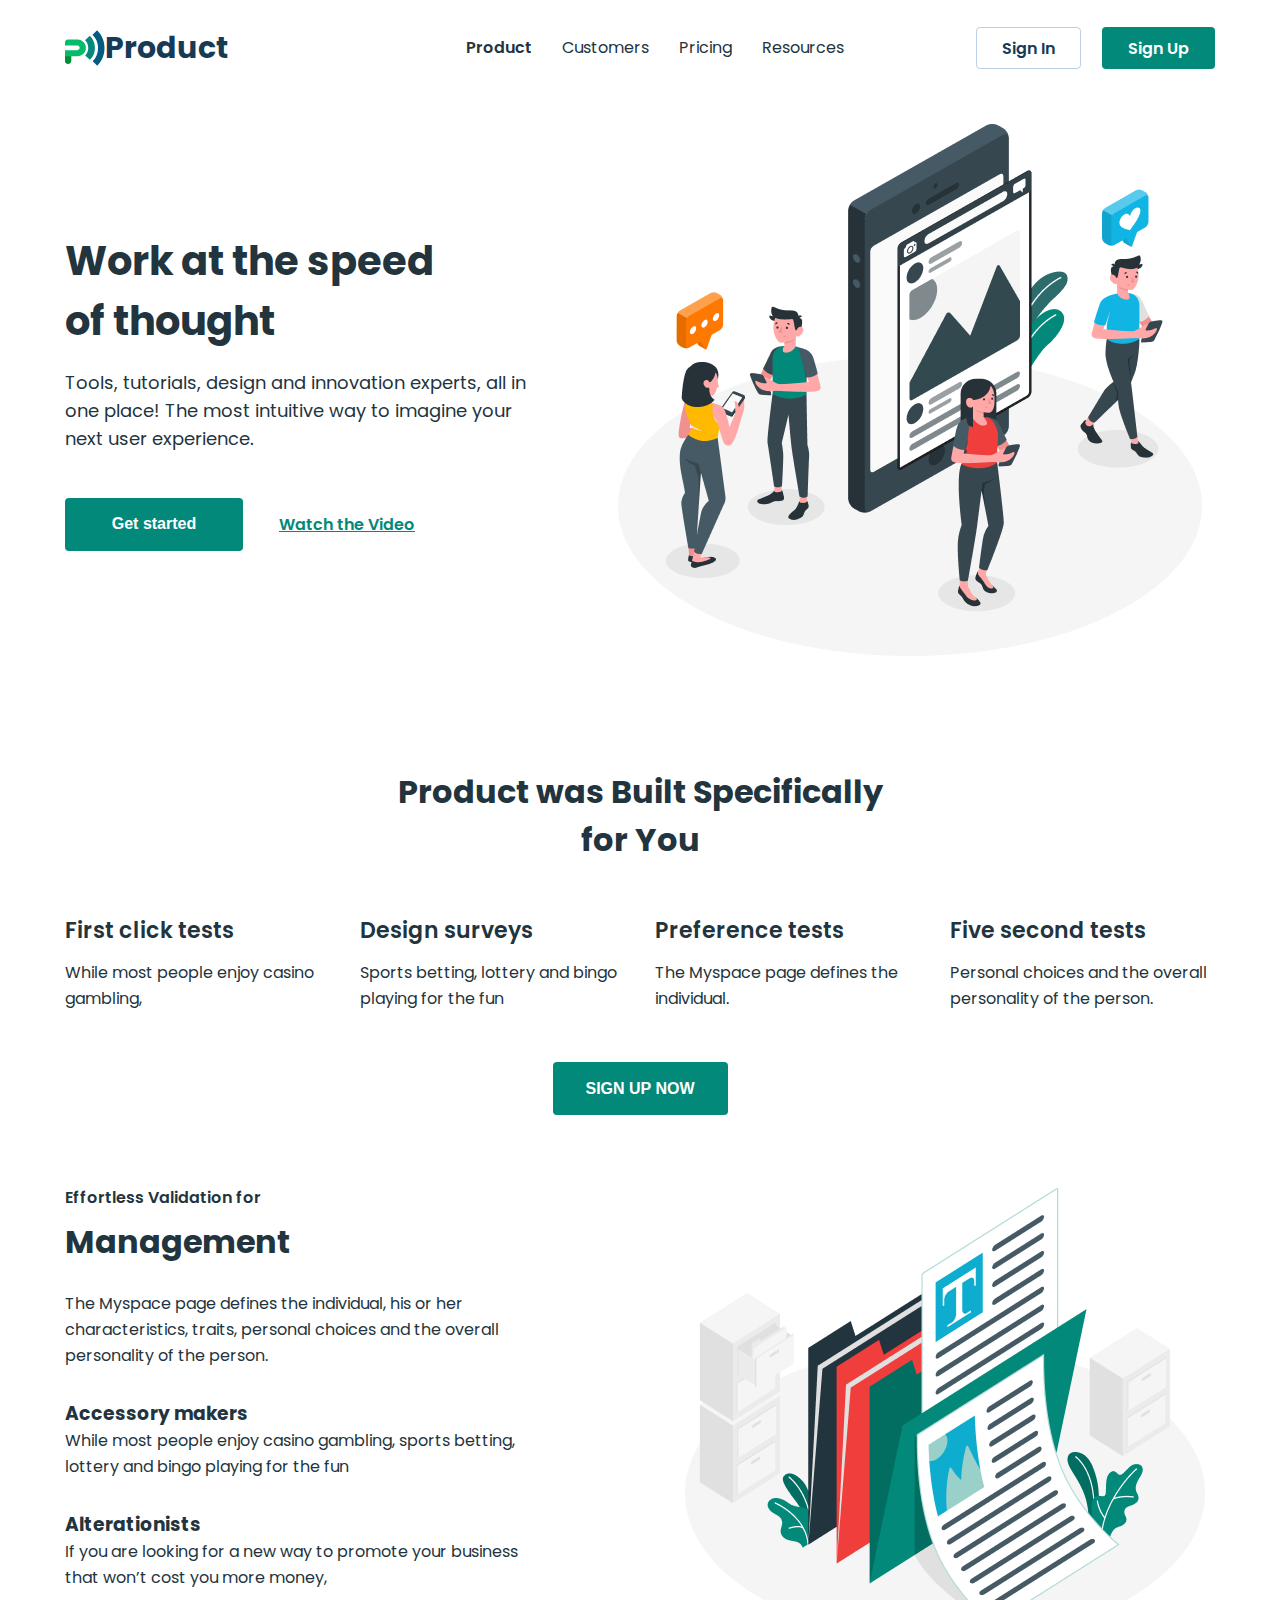
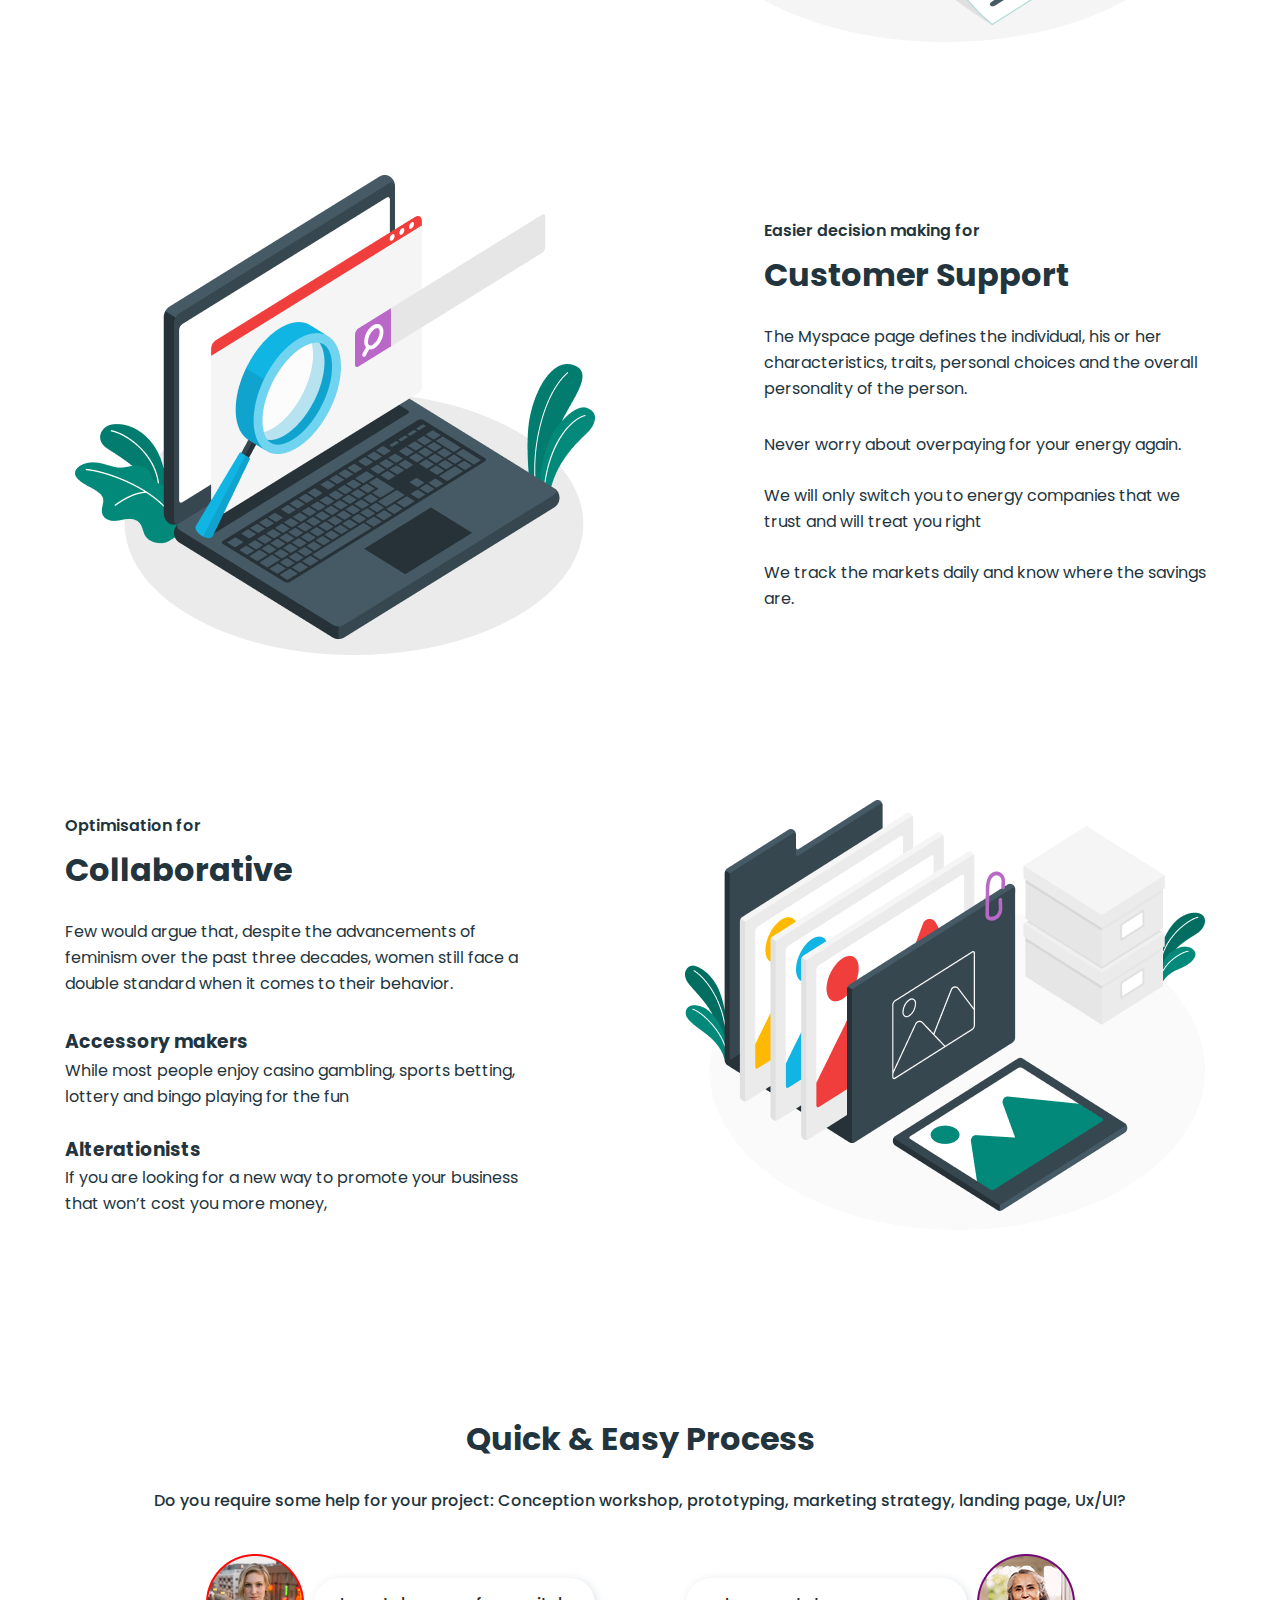
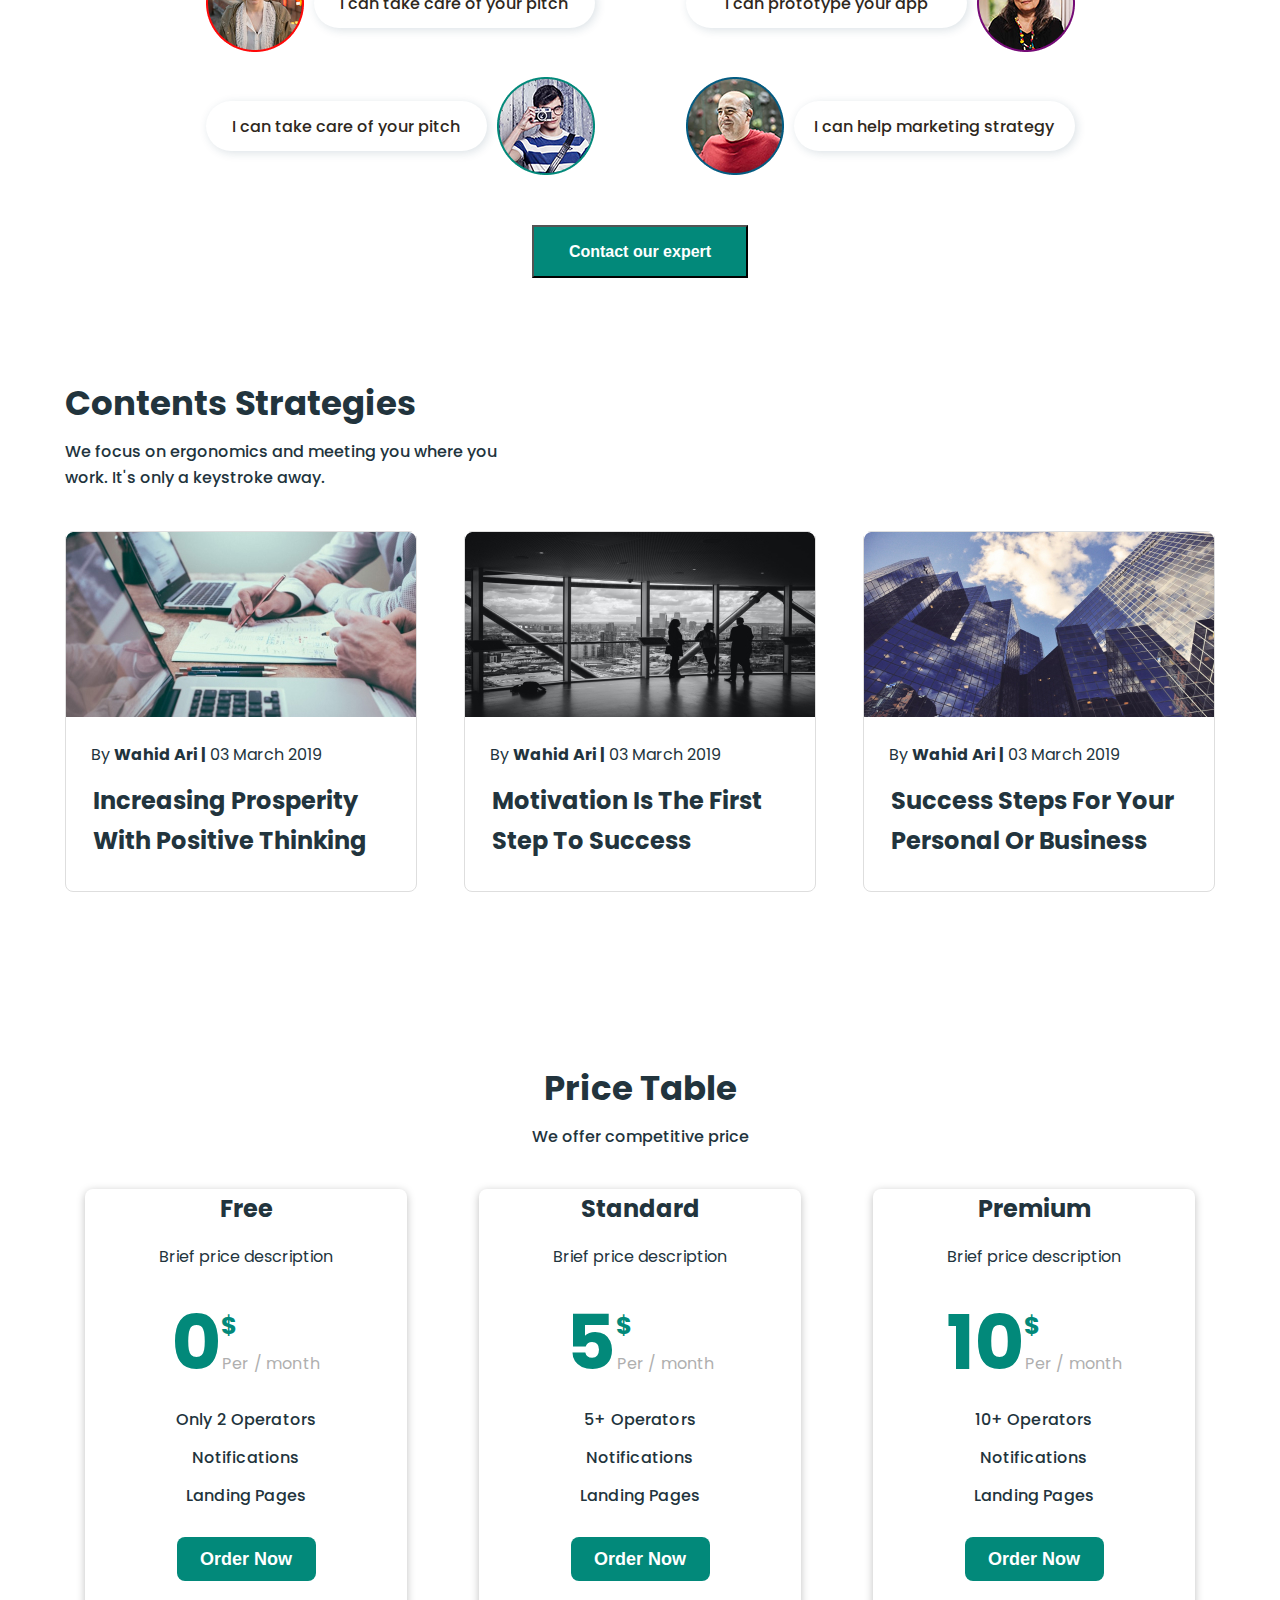
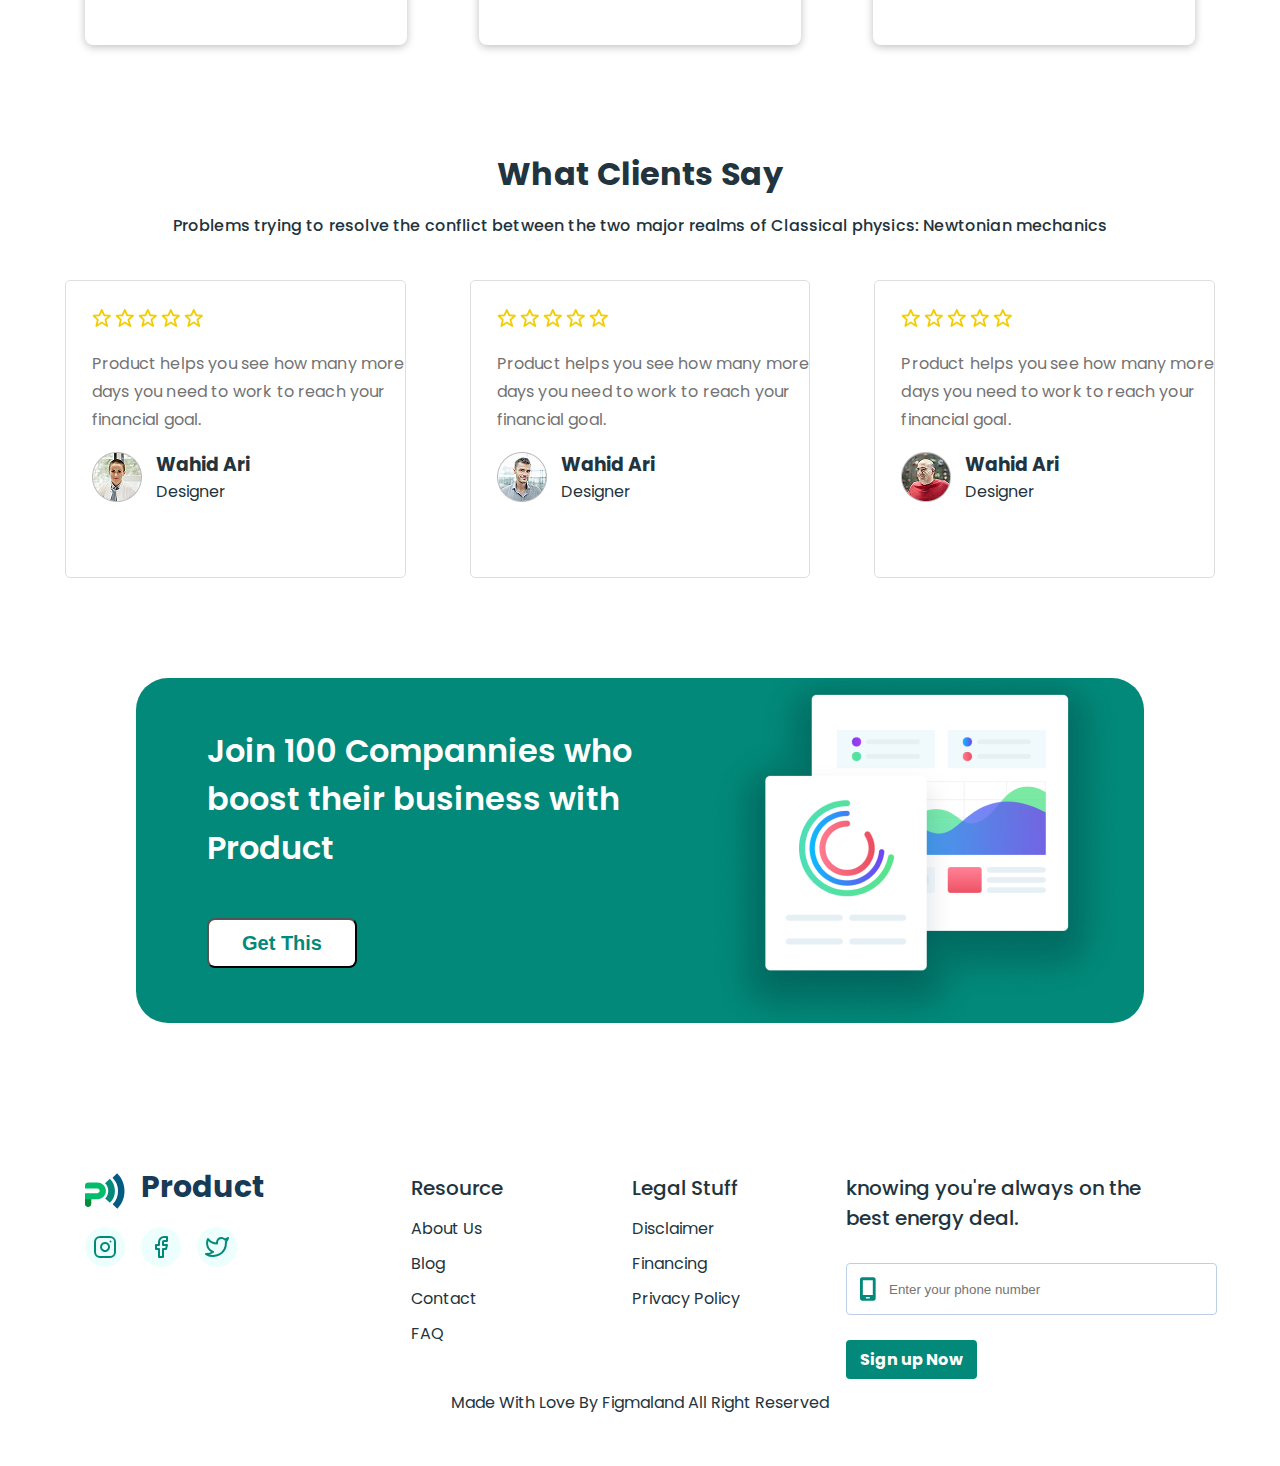
<file: index.html>
<!DOCTYPE html>
<html lang="en">

<head>
    <meta charset="UTF-8" />
    <meta name="viewport" content="width=device-width, initial-scale=1.0" />
    <title>Business-promotion</title>
    <link rel="stylesheet" href="./css/styles.css">
    <link rel="preconnect" href="https://fonts.googleapis.com">
    <link rel="preconnect" href="https://fonts.gstatic.com" crossorigin>
    <link
        href="https://fonts.googleapis.com/css2?family=Inter:opsz,wght@14..32,100..900&family=Montserrat:wght@100..900&family=Poppins:wght@400;500;600;700&display=swap"
        rel="stylesheet">
    <link rel="stylesheet" href="https://cdnjs.cloudflare.com/ajax/libs/modern-normalize/3.0.1/modern-normalize.min.css"
        integrity="sha512-q6WgHqiHlKyOqslT/lgBgodhd03Wp4BEqKeW6nNtlOY4quzyG3VoQKFrieaCeSnuVseNKRGpGeDU3qPmabCANg=="
        crossorigin="anonymous" referrerpolicy="no-referrer" />
</head>

<body>
    <header class="header">
        <div class="container header-container">
            <nav class="header-nav">
                <svg class="" width="40" height="36">
                    <use href="./images/symbol-defs.svg#icon-logo"></use>
                </svg>
                <a class="logo" href="./index.html">Product</a>
                <ul class="nav-list">
                    <li><a class="nav-link current" href="">Product</a></li>
                    <li><a class="nav-link" href="./customers.html">Customers</a></li>
                    <li><a class="nav-link" href="./pricing.html">Pricing</a></li>
                    <li><a class="nav-link" href="">Resources</a></li>
                </ul>
            </nav>
            <ul class="header-list-button">
                <li><button class="header-btn header-sign-in" type="button">Sign In</button></li>
                <li><button class="header-btn header-sign-up" type="button">Sign Up</button></li>
            </ul>
        </div>
    </header>
    <main>
        <!-- Hero -->
        <section class="hero">
            <div class="container hero-container">
                <div class="hero-text-wrap">
                    <h1 class="hero-title">Work at the speed of thought</h1>
                    <p class="hero-text">
                        Tools, tutorials, design and innovation experts, all in one place! The
                        most intuitive way to imagine your next user experience.
                    </p>
                    <ul class="hero-list">
                        <li><button class="hero-btn-start" type="button">Get started</button></li>
                        <li><button class="hero-btn-watch" type="button">Watch the Video</button></li>
                    </ul>
                </div>
                <img src="./images/hero-img-min.png" alt="people" width="610" />
            </div>
        </section>
        <!-- Product -->
        <section class="product">
            <div class="container">
                <h2 class="product-title">Product was Built Specifically for You</h2>
                <ul class="product-list">
                    <li class="product-item">
                        <h3 class="product-subtitle">First click tests</h3>
                        <p class="product-text">While most people enjoy casino gambling,</p>
                    </li>
                    <li class="product-item">
                        <h3 class="product-subtitle">Design surveys</h3>
                        <p class="product-text">Sports betting, lottery and bingo playing for the fun</p>
                    </li>
                    <li class="product-item">
                        <h3 class="product-subtitle">Preference tests</h3>
                        <p class="product-text">The Myspace page defines the individual.</p>
                    </li>
                    <li class="product-item">
                        <h3 class="product-subtitle">Five second tests</h3>
                        <p class="product-text">Personal choices and the overall personality of the person.</p>
                    </li>
                </ul>
                <button class="product-btn" type="button">SIGN UP NOW</button>
            </div>
        </section>
        <!-- Management -->
        <section class="management">
            <div class="container management-container">
                <div class="management-text-wrap">
                    <h2 class="management-title"><span class="management-title-part">Effortless Validation
                            for</span>Management
                    </h2>
                    <p class="management-next">
                        The Myspace page defines the individual, his or her characteristics,
                        traits, personal choices and the overall personality of the person.
                    </p>
                    <ul class="management-list">
                        <li>
                            <h3>Accessory makers</h3>
                            <p class="management-next">
                                While most people enjoy casino gambling, sports betting, lottery
                                and bingo playing for the fun
                            </p>
                        </li>
                        <li>
                            <h3>Alterationists</h3>
                            <p class="management-next">
                                If you are looking for a new way to promote your business that
                                won’t cost you more money,
                            </p>
                        </li>
                    </ul>
                </div>

                <img src="./images/management-img-min.png" alt="document" width="540" />
            </div>
        </section>
        <!--Support-->
        <section class="support">
            <div class="container support-container">
                <img src="./images/support-img-min.png" alt="laptop" width="540">
                <div class="support-text-wrap">
                    <h2 class="support-title"><span class="support-title-part">Easier decision making for</span>Customer
                        Support</h2>
                    <p class="support-paragraf">The Myspace page defines the individual, his or her characteristics,
                        traits, personal choices and
                        the
                        overall
                        personality of the person.</p>
                    <ul class="support-list">
                        <li>
                            <p class="support-paragraf-li">Never worry about overpaying for your energy again.</p>
                        </li>
                        <li>
                            <p class="support-paragraf-li">We will only switch you to energy companies that we trust and
                                will treat you right</p>
                        </li>
                        <li>
                            <p class="support-paragraf-li">We track the markets daily and know where the savings are.
                            </p>
                        </li>
                    </ul>
                </div>
            </div>
        </section>

        <!--collaborative-->

        <section class="collaborative">
            <div class="container collaborative-container">
                <div class="collaborative-text-wrap">
                    <h2 class="collaborative-title"><span class="collaborative-title-part">Optimisation
                            for</span>Collaborative</h2>
                    <p class="collaborative-paragraf">Few would argue that, despite the advancements of feminism over
                        the past three decades, women
                        still
                        face
                        a double
                        standard when it comes to their behavior.</p>
                    <ul class="collaborative-list">
                        <li class="collaborative-paragraf-li">
                            <h3>Accessory makers</h3>
                            <p>While most people enjoy casino gambling, sports betting, lottery and bingo playing for
                                the
                                fun
                            </p>
                        </li>
                        <li class="collaborative-paragraf-li">
                            <h3>Alterationists</h3>
                            <p>If you are looking for a new way to promote your business that won’t cost you more money,
                            </p>
                        </li>
                    </ul>
                </div>
                <img src="./images/collaboration-img-min.png" alt="folder">
            </div>
        </section>

        <!--staff-->

        <section class="staff">
            <div class="container staff-container">
                <h2 class="staff-title">Quick & Easy Process</h2>
                <p class="staff-paragraf">Do you require some help for your project: Conception workshop,
                    prototyping, marketing strategy, landing page, Ux/UI?</p>
                <ul class="staff-list">
                    <li class="staff-item">
                        <img class="avatar1" src="./images/avatar1.png" alt="avatar1">
                        <p class="staff-item-paragraf">I can take care of your pitch</p>
                    </li>
                    <li class="staff-item">
                        <p class="staff-item-paragraf">I can prototype your app</p>
                        <img class="avatar2" src="./images/avatar2.png" alt="avatar2">
                    </li>
                    <li class="staff-item">
                        <p class="staff-item-paragraf">I can take care of your pitch</p>
                        <img class="avatar3" src="./images/avatar3.png" alt="avatar3">
                    </li>
                    <li class="staff-item">
                        <img class="avatar4" src="./images/avatar4.png" alt="avatar4">
                        <p class="staff-item-paragraf">I can help marketing strategy</p>
                    </li>
                </ul>
                <button class="stuff-btn">Contact our expert</button>
            </div>
        </section>

        <!--news-feed-->

        <section class="news-feed">
            <div class="container news-feed-container">
                <h2 class="news-feed-title">Contents Strategies</h2>
                <p class="news-feed-paragraf">We focus on ergonomics and meeting you where you work. It's only a
                    keystroke
                    away.</p>
                <ul class="news-feed-list">
                    <li class="news-feed-item">
                        <a href="">
                            <img class="news-feed-img" src="./images/image1.jpg" alt="laptop_and_folder">
                            <p class="news-feed-text">By <span class="news-feed-text-part">Wahid Ari |</span> 03 March
                                2019</p>
                            <p class="news-feed-text2">Increasing Prosperity With Positive Thinking</p>
                        </a>
                    </li>
                    <li class="news-feed-item">
                        <a href="">
                            <img class="news-feed-img" src="./images/image2.jpg" alt="peopel_and_window">
                            <p class="news-feed-text">By <span class="news-feed-text-part">Wahid Ari |</span> 03 March
                                2019</p>
                            <p class="news-feed-text2">Motivation Is The First Step To Success</p>
                        </a>
                    </li>
                    <li class="news-feed-item">
                        <a href="">
                            <img class="news-feed-img" src="./images/image3.jpg" alt="sky_tower">
                            <p class="news-feed-text">By <span class="news-feed-text-part">Wahid Ari |</span> 03 March
                                2019</p>
                            <p class="news-feed-text2">Success Steps For Your Personal Or Business</p>
                        </a>
                    </li>
                </ul>
            </div>
        </section>

        <!--price-->

        <section class="price">
            <div class="container">
                <h2 class="price-title">Price Table</h2>
                <p class="price-paragraf">We offer competitive price</p>
                <ul class="price-list">
                    <li class="price-item">
                        <a href="">
                            <h3 class="price-subtitle">Free</h3>
                            <p class="price-description">Brief price description</p>
                            <div class="price-container">
                                <p class="price-cost"><span class="cost">0</span><span class="dollar">$</span><span
                                        class="per-month">Per / month</span></p>
                            </div>
                            <p class="price-services">Only 2 Operators</p>
                            <p class="price-services">Notifications</p>
                            <p class="price-services-end">Landing Pages</p>
                            <button class="price-btn">Order Now</button>
                        </a>
                    </li>
                    <li class="price-item">
                        <a href="">
                            <h3 class="price-subtitle">Standard</h3>
                            <p class="price-description">Brief price description</p>
                            <div class="price-container">
                                <p><span class="cost">5</span><span class="dollar">$</span><span class="per-month">Per /
                                        month</span></p>
                            </div>
                            <p class="price-services">5+ Operators</p>
                            <p class="price-services">Notifications</p>
                            <p class="price-services-end">Landing Pages</p>
                            <button class="price-btn">Order Now</button>
                        </a>
                    </li>
                    <li class="price-item">
                        <a href="">
                            <h3 class="price-subtitle">Premium</h3>
                            <p class="price-description">Brief price description</p>
                            <div class="price-container">
                                <p><span class="cost">10</span><span class="dollar">$</span><span class="per-month">Per
                                        /
                                        month</span></p>
                            </div>
                            <p class="price-services">10+ Operators</p>
                            <p class="price-services">Notifications</p>
                            <p class="price-services-end">Landing Pages</p>
                            <button class="price-btn">Order Now</button>
                        </a>
                    </li>
                </ul>
            </div>
        </section>
        <section class="feedback">
            <div class="container feedback-container">
                <h2 class="feedback-title">What Clients Say</h2>
                <p class="feedback-paragraf">Problems trying to resolve the conflict between
                    the two major realms of Classical physics: Newtonian mechanics</p>
                <ul class="feedback-list">
                    <li class="feedback-item">
                        <div class="icon-vector-container">
                            <svg class="icon-vector" width="19" height="18">
                                <use href="./images/symbol-defs.svg#icon-vector2"></use>
                            </svg>
                            <svg class="icon-vector" width="19" height="18">
                                <use href="./images/symbol-defs.svg#icon-vector2"></use>
                            </svg>
                            <svg class="icon-vector" width="19" height="18">
                                <use href="./images/symbol-defs.svg#icon-vector2"></use>
                            </svg>
                            <svg class="icon-vector" width="19" height="18">
                                <use href="./images/symbol-defs.svg#icon-vector2"></use>
                            </svg>
                            <svg class="icon-vector" width="19" height="18">
                                <use href="./images/symbol-defs.svg#icon-vector2"></use>
                            </svg>
                        </div>
                        <p class="feedback-text">Product helps you see how many
                            more days you need to work to
                            reach your financial goal.</p>
                        <div class="feedback-author-container">
                            <img src="./images/Ellipse 1.png" alt="Ellipse1">
                            <div class="feedback-author">
                                <h3>Wahid Ari</h3>
                                <p>Designer</p>
                            </div>
                        </div>
                    </li>
                    <li class="feedback-item">
                        <div class="icon-vector-container">
                            <svg class="icon-vector" width="19" height="18">
                                <use href="./images/symbol-defs.svg#icon-vector2"></use>
                            </svg>
                            <svg class="icon-vector" width="19" height="18">
                                <use href="./images/symbol-defs.svg#icon-vector2"></use>
                            </svg>
                            <svg class="icon-vector" width="19" height="18">
                                <use href="./images/symbol-defs.svg#icon-vector2"></use>
                            </svg>
                            <svg class="icon-vector" width="19" height="18">
                                <use href="./images/symbol-defs.svg#icon-vector2"></use>
                            </svg>
                            <svg class="icon-vector" width="19" height="18">
                                <use href="./images/symbol-defs.svg#icon-vector2"></use>
                            </svg>
                        </div>
                        <p class="feedback-text">Product helps you see how many
                            more days you need to work to
                            reach your financial goal.</p>
                        <div class="feedback-author-container">
                            <img src="./images/Ellipse 2.png" alt="Ellipse2">
                            <div class="feedback-author">
                                <h3>Wahid Ari</h3>
                                <p>Designer</p>
                            </div>
                        </div>
                    </li>
                    <li class="feedback-item">
                        <div class="icon-vector-container">
                            <svg class="icon-vector" width="19" height="18">
                                <use href="./images/symbol-defs.svg#icon-vector2"></use>
                            </svg>
                            <svg class="icon-vector" width="19" height="18">
                                <use href="./images/symbol-defs.svg#icon-vector2"></use>
                            </svg>
                            <svg class="icon-vector" width="19" height="18">
                                <use href="./images/symbol-defs.svg#icon-vector2"></use>
                            </svg>
                            <svg class="icon-vector" width="19" height="18">
                                <use href="./images/symbol-defs.svg#icon-vector2"></use>
                            </svg>
                            <svg class="icon-vector" width="19" height="18">
                                <use href="./images/symbol-defs.svg#icon-vector2"></use>
                            </svg>
                        </div>
                        <p class="feedback-text">Product helps you see how many
                            more days you need to work to
                            reach your financial goal.</p>
                        <div class="feedback-author-container">
                            <img src="./images/Ellipse 3.png" alt="Ellipse3">
                            <div class="feedback-author">
                                <h3>Wahid Ari</h3>
                                <p>Designer</p>
                            </div>
                        </div>
                    </li>
                </ul>
            </div>
        </section>
        <section class="section-promo">
            <div class="container container-promo">
                <div class="promo-text-wrap">
                    <p class="promo-text">Join 100 Compannies who boost their business with Product</p>
                    <button class="promo-btn">Get This</button>
                </div>
                <img src="./images/screen.png" alt="grafik">
            </div>
        </section>
    </main>
    <footer class="footer">
        <div class="container footer-container">
            <div class="footer-logo-container-one">
                <div class="footer-logo-container">
                    <a class="logo-footer" href="./index.html">
                        <svg class="icon-logo" width="40" height="36">
                            <use href="./images/symbol-defs.svg#icon-logo"></use>
                        </svg>
                        Product</a>
                    <ul class="footer-list">
                        <li class="footer-item">
                            <a class="footer-link"" href=" https://www.instagram.com">
                                <svg class="" width="24" height="24">
                                    <use href="./images/symbol-defs.svg#icon-instagram"></use>
                                </svg>
                            </a>
                        </li>
                        <li class="footer-item">
                            <a class="footer-link"" href=" https://www.facebook.com">
                                <svg class="" width="24" height="24">
                                    <use href="./images/symbol-defs.svg#icon-facebook"></use>
                                </svg>
                            </a>
                        </li>
                        <li class="footer-item">
                            <a class="footer-link"" href=" https://www.twitter.com">
                                <svg class="" width="24" height="24">
                                    <use href="./images/symbol-defs.svg#icon-twitter"></use>
                                </svg>
                            </a>
                        </li>
                    </ul>
                </div>
                <div class="footer-text-container">
                    <p class="footer-text">Resource</p>
                    <ul class="footer-list-two">
                        <li><a class="footer-item-link" href="">About Us</a></li>
                        <li><a class="footer-item-link" href="">Blog</a></li>
                        <li><a class="footer-item-link" href="">Contact</a></li>
                        <li><a class="footer-item-link" href="">FAQ</a></li>
                    </ul>
                </div>
                <div class="footer-text-container-two">
                    <p class="footer-text">Legal Stuff</p>
                    <ul>
                        <li><a class="footer-item-link" href="">Disclaimer</a></li>
                        <li><a class="footer-item-link" href="">Financing</a></li>
                        <li><a class="footer-item-link" href="">Privacy Policy</a></li>
                    </ul>
                </div>
                <div class="footer-text-container-three">
                    <p class="footer-text">knowing you're always on the best energy deal.</p>
                    <form class="footer-form" action="">
                        <div class="footer-input-container">
                            <svg class="footer-svg-icon" width="18" height="28">
                                <use href="./images/symbol-defs.svg#icon-mobile-screen"></use>
                            </svg>
                            <input class="footer-input"" type=" tel" name="phone number"
                                placeholder="Enter your phone number">
                        </div>
                        <button class="footer-btn"">Sign up Now</button>
                    </form>
            </div>
        </div>
            <p class=" footer-desc">Made With Love By Figmaland All Right Reserved</p>
                </div>
    </footer>
</body>

</html>
</file>
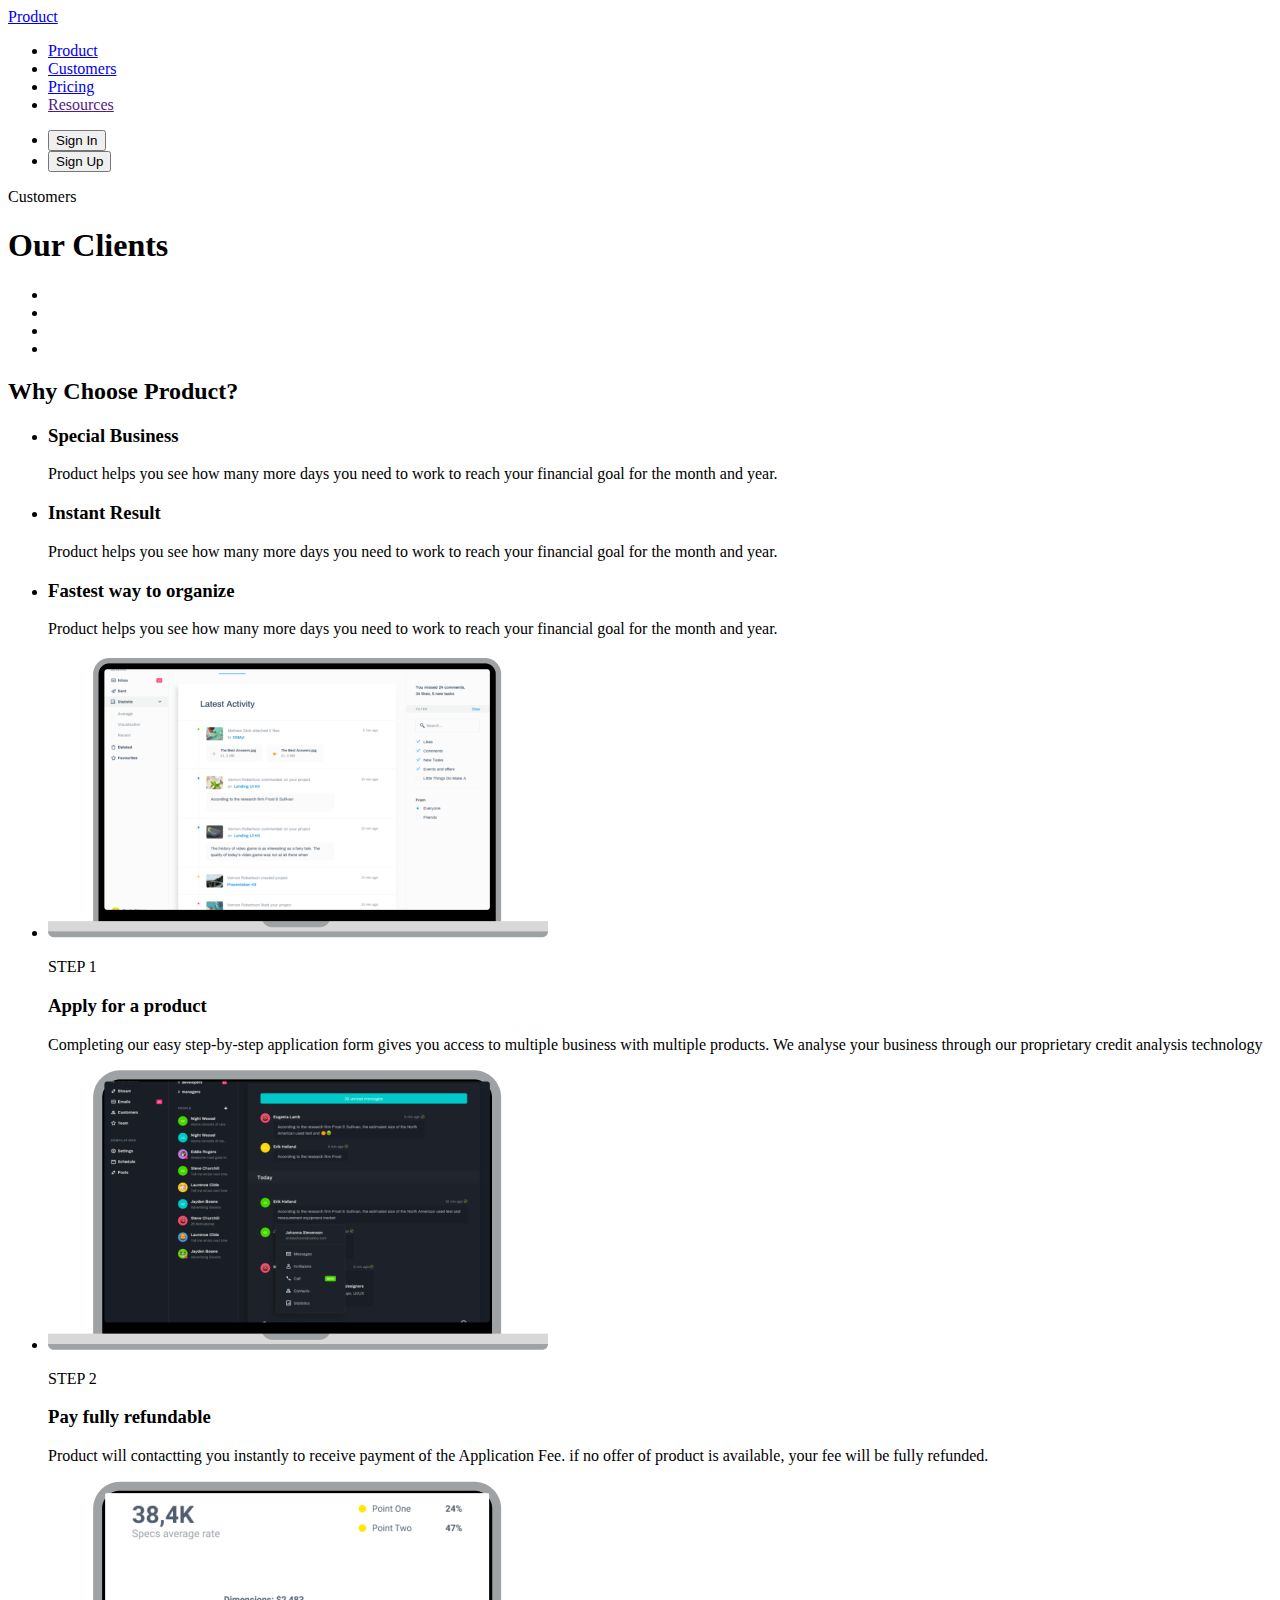
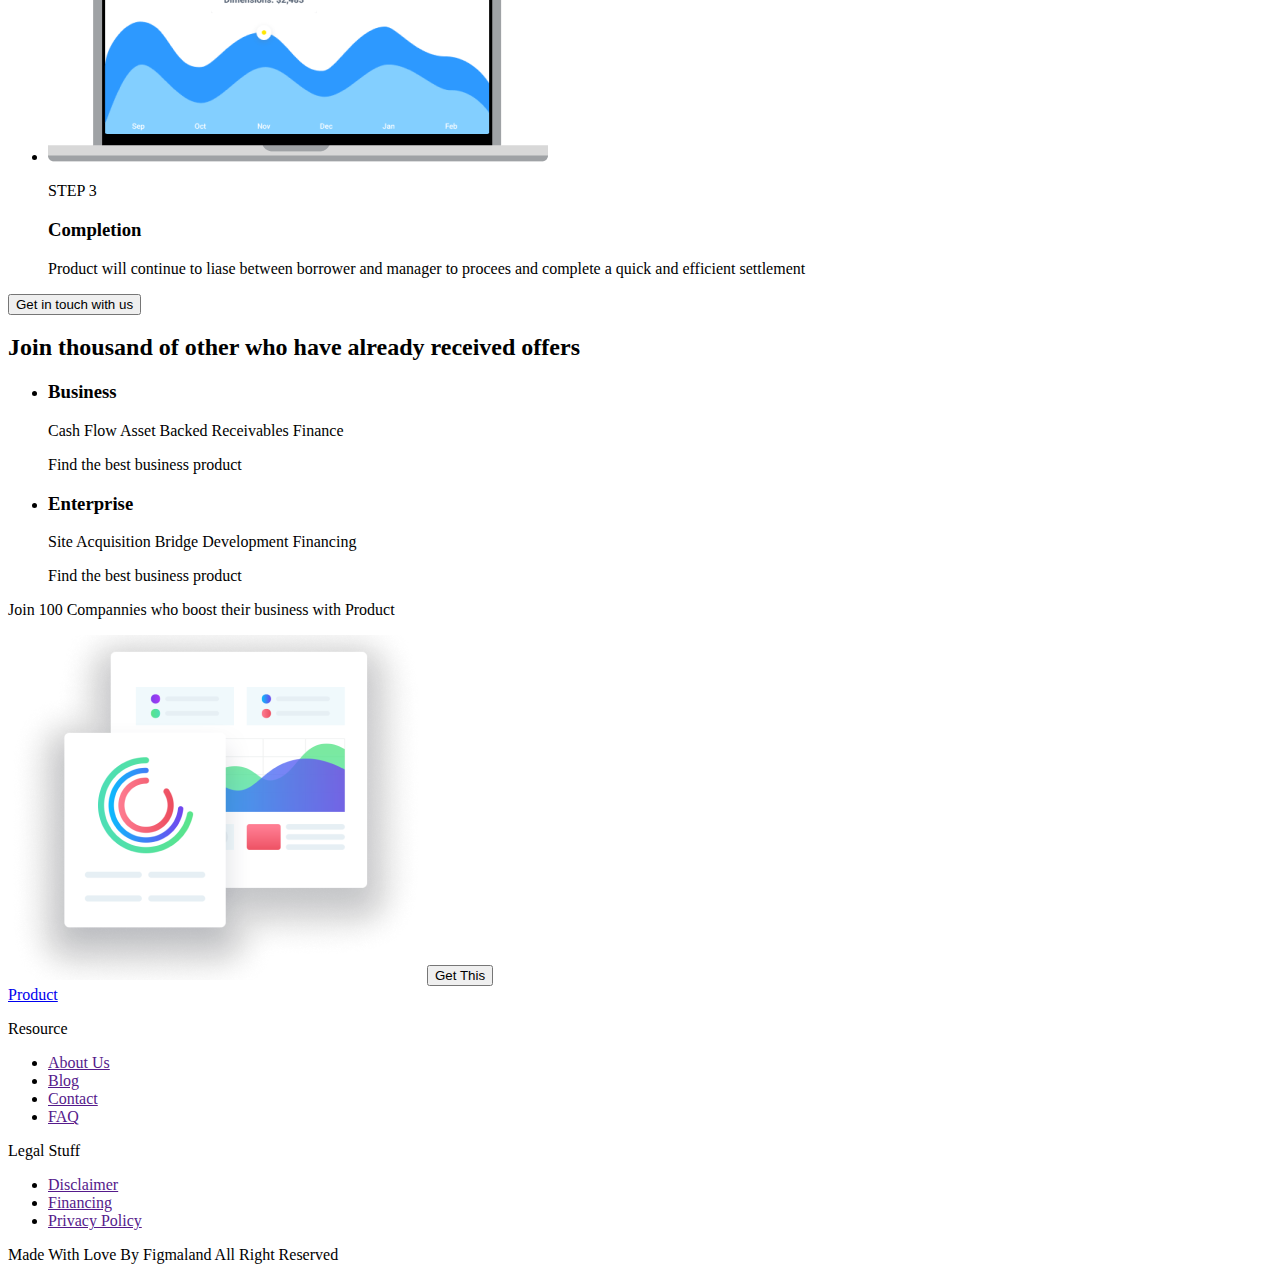
<file: customers.html>
<!DOCTYPE html>
<html lang="en">

<head>
    <meta charset="UTF-8" />
    <meta name="viewport" content="width=device-width, initial-scale=1.0" />
    <title>Business-promotion</title>
</head>

<body>
    <header class="header">
        <div class="container header-container">
            <nav class="header-nav">
                <a class="logo" href="./index.html">Product</a>
                <ul class="nav-list">
                    <li><a class="nav-link" href="./index.html">Product</a></li>
                    <li><a class="nav-link current" href="./customers.html">Customers</a></li>
                    <li><a class="nav-link" href="./pricing.html">Pricing</a></li>
                    <li><a class="nav-link" href="">Resources</a></li>
                </ul>
            </nav>
            <ul class="header-list-button">
                <li><button class="header-btn header-sign-in" type="button">Sign In</button></li>
                <li><button class="header-btn header-sign-up" type="button">Sign Up</button></li>
            </ul>
        </div>
    </header>
</body>
<main>Customers</main>
<section>
    <h1>Our Clients</h1>
    <ul>
        <li><a href="https://www.airbnb.com/"></a></li>
        <li><a href="https://www.google.com/"></a></li>
        <li><a href="https://www.microsoft.com/"></a></li>
        <li><a href="https://www.fedex.com/"></a></li>
    </ul>
</section>
<section>
    <h2>Why Choose Product?</h2>
    <ul>
        <li>
            <h3>Special Business</h3>
            <p>Product helps you see how many
                more days you need to work
                to reach your financial goal
                for the month and year.</p>
        </li>
        <li>
            <h3>Instant Result</h3>
            <p>Product helps you see how many
                more days you need to work
                to reach your financial goal
                for the month and year.</p>
        </li>
        <li>
            <h3>Fastest way to organize</h3>
            <p>Product helps you see how many
                more days you need to work
                to reach your financial goal
                for the month and year.</p>
        </li>
    </ul>
</section>
<section>
    <h2></h2>
    <ul>
        <li>
            <img src="./images/mac1.png" alt="macbook" width="500">
            <p>STEP 1</p>
            <h3>Apply for a product</h3>
            <p>Completing our easy step-by-step application form gives you access to multiple business with multiple
                products. We
                analyse your business through our proprietary credit analysis technology</p>
        </li>
        <li>
            <img src="./images/mac2.png" alt="macbook" width="500">
            <p>STEP 2</p>
            <h3>Pay fully refundable</h3>
            <p>Product will contactting you instantly to receive payment of the Application Fee. if no offer of product
                is available,
                your fee will be fully refunded.</p>
        </li>
        <li>
            <img src="./images/mac3.png" alt="macbook" width="500">
            <p>STEP 3</p>
            <h3>Completion</h3>
            <p>Product will continue to liase between borrower and manager to procees and complete a quick and efficient
                settlement</p>
        </li>
    </ul>
    <button>Get in touch with us</button>
</section>
<section>
    <h2>Join thousand of other who have
        already received offers</h2>
    <ul>
        <li>
            <h3>Business</h3>
            <p>Cash Flow
                Asset Backed
                Receivables Finance</p>
            <p><span>Find the best business product</span></p>
        </li>
        <li>
            <h3>Enterprise</h3>
            <p>Site Acquisition
                Bridge
                Development Financing</p>
            <p><span>Find the best business product</span></p>
        </li>
    </ul>
</section>
<section>
    <p>Join 100 Compannies who boost their business with Product</p>
    <img src="./images/screen.png" alt="grafik">
    <button>Get This</button>
</section>
<footer>
    <a href="./index.html">Product</a>
    <p>Resource</p>
    <ul>
        <li><a href="">About Us</a></li>
        <li><a href="">Blog</a></li>
        <li><a href="">Contact</a></li>
        <li><a href="">FAQ</a></li>
    </ul>
    <p>Legal Stuff</p>
    <ul>
        <li><a href="">Disclaimer</a></li>
        <li><a href="">Financing</a></li>
        <li><a href="">Privacy Policy</a></li>
    </ul>
    <p>Made With Love By Figmaland All Right Reserved</p>
</footer>

</html>
</file>
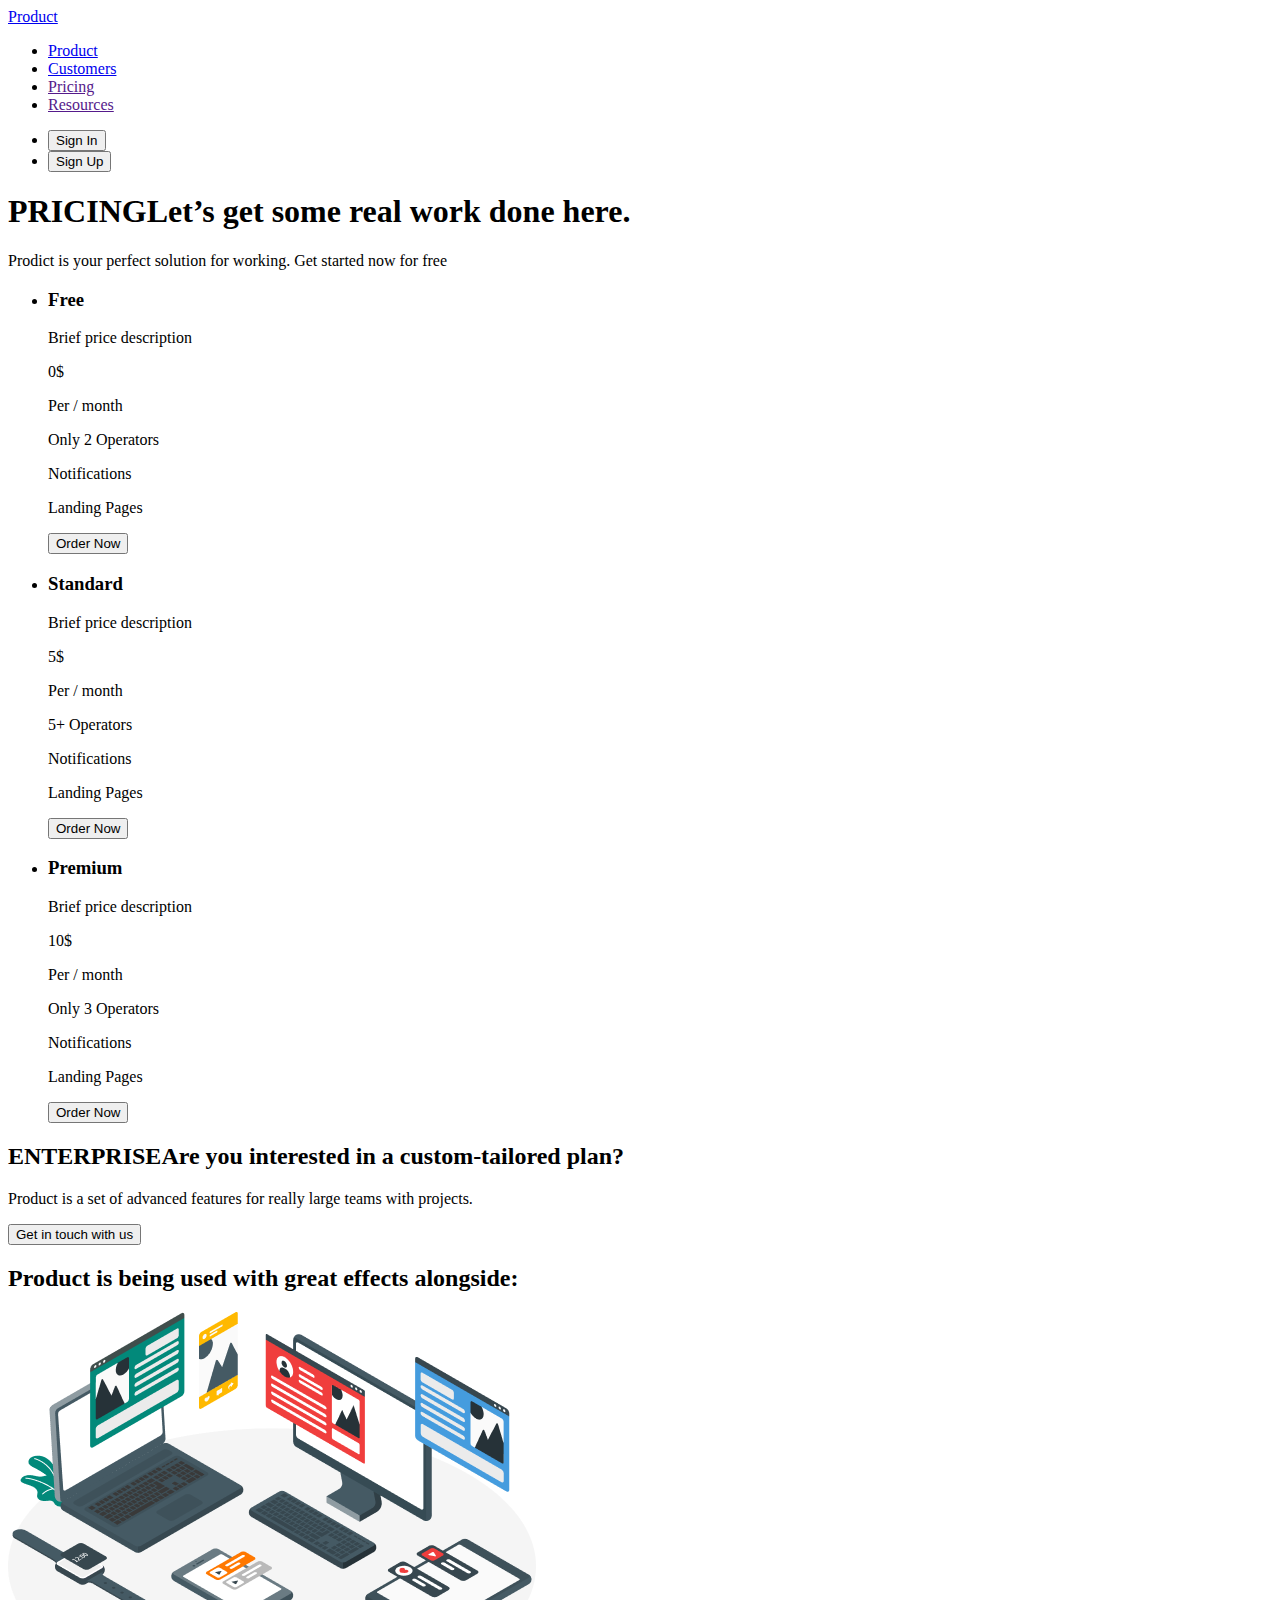
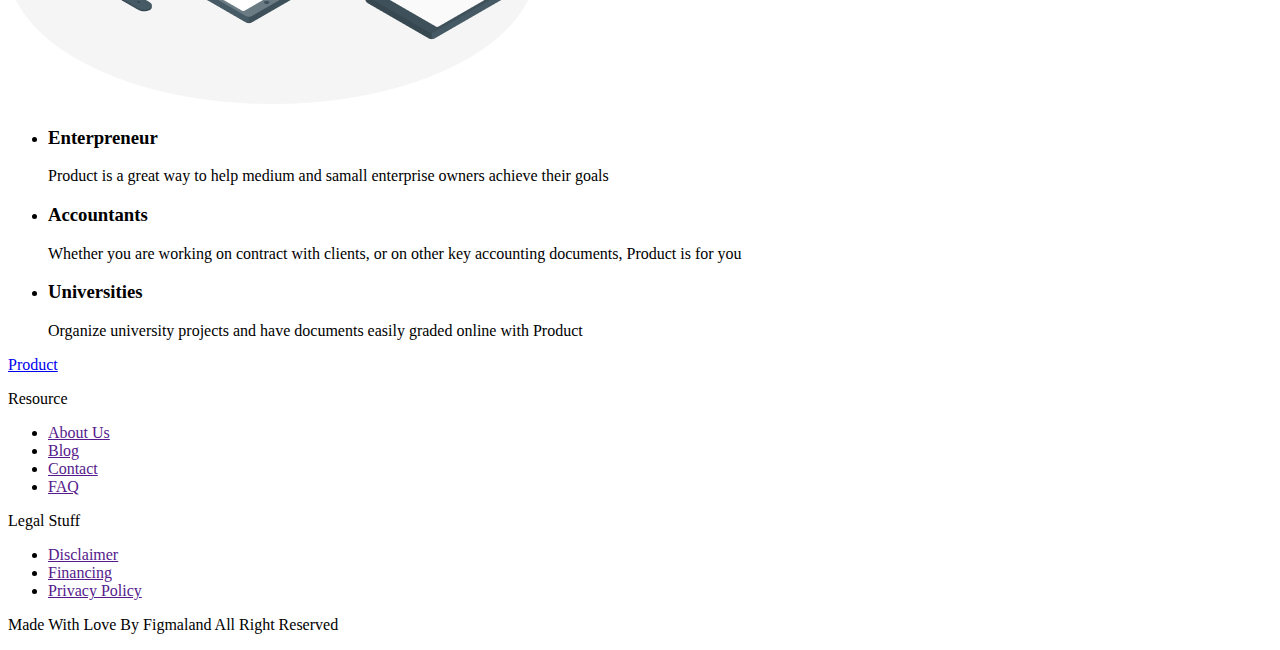
<file: pricing.html>
<!DOCTYPE html>
<html lang="en">

<head>
    <meta charset="UTF-8" />
    <meta name="viewport" content="width=device-width, initial-scale=1.0" />
    <title>Business-promotion</title>
</head>

<body>
    <header>
        <nav>
            <a href="./index.html">Product</a>
            <ul>
                <li><a href="./index.html">Product</a></li>
                <li><a href="./customers.html">Customers</a></li>
                <li><a href="">Pricing</a></li>
                <li><a href="">Resources</a></li>
            </ul>
        </nav>
        <ul>
            <li><button type="button">Sign In</button></li>
            <li><button type="button">Sign Up</button></li>
        </ul>
    </header>
</body>
<main>
    <section>
        <h1><span>PRICING</span>Let’s get some real work done here.</h1>
        <p>Prodict is your perfect solution for working. Get started now for free</p>
        <ul>
            <li>
                <h3>Free</h3>
                <p>Brief price description</p>
                <p><span>0</span>$</p>
                <p>Per / month</p>
                <p>Only 2 Operators</p>
                <p>Notifications</p>
                <p>Landing Pages</p>
                <button>Order Now</button>
            </li>
            <li>
                <h3>Standard</h3>
                <p>Brief price description</p>
                <p><span>5</span>$</p>
                <p>Per / month</p>
                <p>5+ Operators</p>
                <p>Notifications</p>
                <p>Landing Pages</p>
                <button>Order Now</button>
            </li>
            <li>
                <h3>Premium</h3>
                <p>Brief price description</p>
                <p><span>10</span>$</p>
                <p>Per / month</p>
                <p>Only 3 Operators</p>
                <p>Notifications</p>
                <p>Landing Pages</p>
                <button>Order Now</button>
            </li>
        </ul>
    </section>
    <section>
        <h2><span>ENTERPRISE</span>Are you interested in a custom-tailored plan?</h2>
        <p>Product is a set of advanced features for really large teams with projects.</p>
        <button>Get in touch with us</button>
    </section>
    <section>
        <h2>Product is being used with great effects alongside:</h2>
        <img src="./images/amico.png" alt="computer" width="528">
        <ul>
            <li>
                <h3>Enterpreneur</h3>
                <p>Product is a great way to help medium and samall enterprise owners achieve their goals</p>
            </li>
            <li>
                <h3>Accountants</h3>
                <p>Whether you are working on contract with clients, or on other key accounting documents, Product is
                    for you</p>
            </li>
            <li>
                <h3>Universities</h3>
                <p>Organize university projects and have documents easily graded online with Product</p>
            </li>
        </ul>
    </section>
</main>
<footer>
    <a href="./index.html">Product</a>
    <p>Resource</p>
    <ul>
        <li><a href="">About Us</a></li>
        <li><a href="">Blog</a></li>
        <li><a href="">Contact</a></li>
        <li><a href="">FAQ</a></li>
    </ul>
    <p>Legal Stuff</p>
    <ul>
        <li><a href="">Disclaimer</a></li>
        <li><a href="">Financing</a></li>
        <li><a href="">Privacy Policy</a></li>
    </ul>
    <p>Made With Love By Figmaland All Right Reserved</p>
</footer>

</html>
</file>
<file: css/styles.css>
body {
    font-family: "Poppins", sans-serif;
    color: #22343d;
    /* padding: 0 20px; */
}

ul,
ol {
    margin: 0;
    padding: 0;
    list-style: none;
}

a {
    text-decoration: none;
    color: inherit;
}

h1,
h2,
h3,
h4,
p {
    margin: 0;
}

img {
    display: block;
}

button {
    background-color: transparent;
    cursor: pointer;
}

.container {
    width: 1150px;
    padding: 0 20px;
    margin: 0 auto;
}


.header-container {
    display: flex;
    align-items: center;
}

.header-nav {
    display: flex;
    align-items: center;
}

.logo {
    font-weight: 700;
    font-size: 30px;
    line-height: 0.93333;
    color: #173a56;
    margin-right: 237px;
}

.nav-list {
    display: flex;
    gap: 30px;
}

.nav-link {
    line-height: 1.75;
    padding: 26px 0;
    display: block;
}

.current {
    font-weight: 600;
}

.header-list-button {
    display: flex;
    margin-left: auto;
    gap: 21px;
}

.header-btn {
    font-family: "Poppins", sans-serif;
    font-weight: 600;
    font-size: 16px;
}

.header-sign-in {
    min-width: 105px;
    height: 42px;
    border: 1px solid #bcd0e5;
    border-radius: 4px;
    color: #173a56;
}

.header-sign-up {
    min-width: 113px;
    height: 42px;
    border: none;
    border-radius: 4px;
    background-color: #02897a;
    color: #fff;
}

/* hero */
.hero {
    padding-top: 25px;
    padding-bottom: 50px;
}

.hero-container {
    display: flex;
    align-items: center;
    justify-content: space-between;
}

.hero-text-wrap {
    max-width: 465px;
}

.hero-title {
    font-size: 40px;
    line-height: 1.5;
    margin-bottom: 18px;
    max-width: 400px;
}

.hero-text {
    font-size: 18px;
    line-height: 1.55556;
    margin-bottom: 45px;
}

.hero-list {
    display: flex;
    gap: 30px;
    align-items: center;
}

.hero-btn-start {
    border-radius: 4px;
    min-width: 178px;
    height: 53px;
    background-color: #02897a;
    font-weight: 700;
    font-size: 16px;
    color: #fff;
    border: none;
}

.hero-btn-watch {
    border: none;
    font-family: "Poppins", sans-serif;
    font-weight: 600;
    font-size: 16px;
    text-decoration: underline;
    color: #02897a;
}

/* product */
.product {
    padding: 50px 0;
}

.product-title {
    font-size: 32px;
    text-align: center;
    max-width: 535px;
    margin-left: auto;
    margin-right: auto;
    margin-bottom: 50px;
}

.product-list {
    display: flex;
    gap: 30px;
    margin-bottom: 50px;
}

.product-item {
    width: calc((100% - 90px) / 4);
}

.product-subtitle {
    font-weight: 600;
    font-size: 22px;
    margin-bottom: 13px;
}

.product-text {
    line-height: 1.625;
}

.product-btn {
    border-radius: 4px;
    min-width: 175px;
    height: 53px;
    background-color: #02897a;
    border: none;
    font-weight: 700;
    font-size: 16px;
    color: #fff;
    margin: 0 auto;
    display: block;
}

/* Management */

.management {
    padding-top: 0;
    padding-bottom: 50px;
}

.management-container {
    display: flex;
    align-items: center;
    justify-content: space-between;
}

.management-title {
    font-weight: 700;
    font-size: 32px;
    margin-bottom: 25px;
}

.management-title-part {
    display: flex;
    font-weight: 600;
    font-size: 16px;
    margin-bottom: 8px;
}

.management-text-wrap {
    max-width: 486px;
}

.management-next {
    font-weight: 400;
    font-size: 16px;
    line-height: 1.625;
    margin-bottom: 30px;
}

.management-list {
    display: flex;
    flex-direction: column;
    margin-bottom: 25px;
}

/* Support */

.support {
    padding-top: 50px;
    padding-bottom: 50px;
}

.support-container {
    display: flex;
    align-items: center;
    justify-content: space-between;
}

.support-text-wrap {
    max-width: 451px;

}

.support-title {
    font-weight: 700;
    font-size: 32px;
    margin-bottom: 25px;
}

.support-title-part {
    display: flex;
    font-weight: 600;
    font-size: 16px;
    margin-bottom: 8px;
}

.support-paragraf {
    font-weight: 400;
    font-size: 16px;
    line-height: 1.625;
    margin-bottom: 30px;
}

.support-list {
    display: flex;
    flex-direction: column;
    gap: 25px;
}

.support-paragraf-li {
    font-weight: 400;
    font-size: 16px;
    line-height: 1.625;
}

.collaborative {
    padding-top: 50px;
    padding-bottom: 75px;
}

.collaborative-container {
    display: flex;
    align-items: center;
    justify-content: space-between;
}

.collaborative-text-wrap {
    max-width: 486px;
}

.collaborative-title-part {
    display: flex;
    font-weight: 600;
    font-size: 16px;
    margin-bottom: 8px;
}

.collaborative-title {
    font-weight: 700;
    font-size: 32px;
    margin-bottom: 25px;
}

.collaborative-paragraf {
    font-weight: 400;
    font-size: 16px;
    line-height: 1.625;
    margin-bottom: 30px;
}

.collaborative-list {
    display: flex;
    flex-direction: column;
    gap: 25px;
}

.collaborative-paragraf-li {
    font-weight: 400;
    font-size: 16px;
    line-height: 1.625;
}

/* Staff */

.staff {
    padding-top: 75px;
    padding-bottom: 50px;
}

.staff-container {
    display: flex;
    flex-direction: column;
}

.staff-title {
    font-weight: 700;
    font-size: 32px;
    text-align: center;
    margin-bottom: 25px;
}

.staff-paragraf {
    font-weight: 500;
    font-size: 16px;
    line-height: 1.625;
    text-align: center;
    margin-bottom: 40px;
}

.staff-list {
    display: flex;
    flex-wrap: wrap;
    column-gap: 91px;
    row-gap: 25px;
    justify-content: center;
    margin-bottom: 50px;
}

.staff-item {
    display: flex;
    flex-direction: row;
    align-items: center;
}

.avatar1 {
    display: block;
    margin-right: 10px;
}

.avatar2 {
    display: block;
    margin-left: 10px;
    margin-right: auto;
}

.avatar3 {
    display: block;
    margin-left: 10px;
}

.avatar4 {
    display: block;
    margin-right: 10px;
}

.staff-item-paragraf {
    font-weight: 500;
    font-size: 16px;
    text-align: center;
    color: #2f281e;
    fill: #fff;
    box-shadow: 2px 2px 10px 0 rgba(23, 58, 86, 0.15);
    width: 281px;
    height: 50px;
    align-content: center;
    border-radius: 50px 50px 50px 50px;
}

.stuff-btn {
    width: 216px;
    height: 53px;
    margin: 0 auto;
    font-weight: 700;
    font-size: 16px;
    color: #fff;
    background-color: #02897a;
}

.news-feed {
    padding-top: 50px;
    padding-bottom: 171px;
}

/* .news-feed-container {
    display: flex;
    flex-direction: row;
} */

.news-feed-title {
    font-weight: 700;
    font-size: 34px;
    margin-bottom: 10px;
}

.news-feed-paragraf {
    font-weight: 500;
    font-size: 16px;
    line-height: 1.625;
    margin-bottom: 40px;
    max-width: 465px;
}

.news-feed-list {
    display: flex;
    flex-direction: row;
    justify-content: space-between;
    gap: 30px;
}

.news-feed-item {
    width: calc ((100% - 60px) / 3);
    max-width: 350px;
    border: 1px solid #dedede;
    border-radius: 8px;
    width: 350px;
    height: 359px;
}

.news-feed-text {
    font-weight: 400;
    font-size: 16px;
    line-height: 1.75;
    margin-bottom: 12px;
    margin-left: 25px;
}

.news-feed-text-part {
    font-weight: 700;
}

.news-feed-img {
    margin-bottom: 24px;
}

.news-feed-text2 {
    margin-left: 27px;
    margin-right: 27px;
    font-weight: 700;
    font-size: 24px;
    line-height: 1.66667;
}

.news-feed-item:hover .news-feed-text2 {
    color: #02897a;
}

/* Price */

.price {
    padding-bottom: 50px;
}

.price-title {
    font-weight: 700;
    font-size: 34px;
    text-align: center;
    margin-bottom: 10px;
}

.price-paragraf {
    font-weight: 500;
    font-size: 16px;
    margin-bottom: 40px;
    text-align: center;
}

.price-list {
    display: flex;
    flex-direction: row;
    justify-content: center;
    gap: 72px;
}

.price-item {
    border-radius: 8px;
    width: 322px;
    height: 456px;
    text-align: center;
    box-shadow: 0 2px 8px 0 rgba(0, 0, 0, 0.25);
}

.price-item:hover {
    background-color: #02897a;
    color: #fff;
}

.price-item:hover .price-btn {
    background-color: #fff;
    color: #02897a;
}

.price-item:hover .cost {
    color: #fff;
}

.price-item:hover .dollar {
    color: #fff;
}

.price-subtitle {
    font-weight: 700;
    font-size: 24px;
    line-height: 1.66667;
    margin-bottom: 8px;
}

.price-description {
    font-weight: 400;
    font-size: 16px;
    line-height: 2.5;
    margin-bottom: 16px;
}

.cost {
    font-weight: 700;
    font-size: 76px;
    line-height: 1.31579;
    letter-spacing: 0em;
    text-align: center;
    color: #02897a;
}

.dollar {
    font-weight: 700;
    font-size: 24px;
    line-height: 1.25;
    letter-spacing: 0em;
    color: #02897a;
    vertical-align: 118%;
}

.per-month {
    font-weight: 400;
    font-size: 16px;
    line-height: 1.1875;
    letter-spacing: 0.01em;
    color: #afafaf;
    margin-left: -15px;
    margin-bottom: 40px;
}

.price-container {
    display: flex;
    justify-content: center;
    margin-bottom: 16px;
}

.price-services {
    font-weight: 500;
    font-size: 16px;
    line-height: 1.375;
    letter-spacing: 0.01em;
    margin-bottom: 16px;
}

.price-services-end {
    margin-bottom: 30px;
    font-weight: 500;
    font-size: 16px;
    line-height: 1.375;
    letter-spacing: 0.01em;
}

.price-btn {
    border-style: none;
    border-radius: 8px;
    width: 139px;
    height: 44px;
    background-color: #02897a;
    font-weight: 600;
    font-size: 18px;
    color: #fff;
}

.feedback {
    padding-top: 50px;
    margin-bottom: 100px;
}

.feedback-title {
    font-weight: 700;
    font-size: 32px;
    line-height: 1.78125;
    letter-spacing: 0.01em;
    text-align: center;
    margin-bottom: 10px;
}

.feedback-paragraf {
    font-weight: 500;
    font-size: 16px;
    letter-spacing: 0.01em;
    text-align: center;
    margin-bottom: 40px;
    line-height: 1.75;
}

.feedback-list {
    display: flex;
    flex-direction: row;
    justify-content: center;
    gap: 64px;
}

.feedback-item {
    border: 1px solid #dedede;
    border-radius: 5px;
    padding-left: 26px;
    padding-top: 28px;
    padding-bottom: 28px;
    width: 327px;
    height: 240px;
}

.feedback-text {
    font-weight: 400;
    font-size: 16px;
    line-height: 1.75;
    letter-spacing: 0.01em;
    color: #737373;
    margin-bottom: 16px;
}

.icon-vector-container {
    margin-bottom: 16px;
}

.feedback-item .icon-vector {
    /* margin-left: 2px; */
    fill: #f3cd03;
    cursor: pointer;
    transition: fill 0.2s ease;
}

.icon-vector:hover .icon-vector:active {
    fill: #f3cd03;
}

.feedback-author-container {
    display: flex;
    align-items: center;
    gap: 14px;
}

.feedback-author {
    display: flex;
    flex-direction: column;
}

.section-promo {}

.container-promo {
    display: flex;
    justify-content: space-between;
    border-radius: 32px;
    background: #02897a;
    width: 968px;
    height: 345px;
    margin-bottom: 100px;
}

.promo-text-wrap {
    max-width: 510px;
    max-height: 144px;
    padding-top: 49px;
    padding-left: 51px;
}

.promo-text {
    font-weight: 600;
    font-size: 32px;
    line-height: 1.514;
    color: #fff;
    margin-bottom: 46px;
}

.promo-btn {
    border-radius: 8px;
    width: 150px;
    height: 50px;
    background: #fff;
    font-weight: 600;
    font-size: 20px;
    color: #02897a;
}

.footer {
    padding-top: 50px;
    padding-bottom: 40px;
}

.footer-container {
    /* display: flex;
    flex-direction: row;
    height: 246px; */
    max-width: 1110px;
}

.footer-logo-container {
    /* display: flex;
    flex-wrap: wrap; */
    margin-right: 146px;
}

.icon-logo {
    margin-right: 16px;
}

.logo-footer {
    font-weight: 700;
    font-size: 30px;
    line-height: 0.93333;
    color: #173a56;
    display: flex;
    flex-direction: row;
    padding-bottom: 18px;
}

.footer-list {
    display: flex;
    /* flex-direction: row; */
    gap: 16px;
}

.footer-link {
    background-color: #edfffc;
    width: 100%;
    height: 100%;
    display: flex;
    justify-content: center;
    align-items: center;
    border-radius: 100%;
}

.footer-item {
    width: calc((100% - 32px) / 3);
    width: 40px;
    height: 40px;
    /* display: flex;
    align-items: center;
    justify-content: center; */
}

.footer-text {
    font-weight: 500;
    font-size: 20px;
    line-height: 1.5;
    color: #22343d;
    margin-bottom: 8px;
}

.footer-item-link {
    font-weight: 400;
    font-size: 16px;
    line-height: 2.1875;
    color: #22343d;
}

.footer-text-container {
    margin-right: 129px;
    /* width: 118px;
    height: 205px; */
}

.footer-text-container-two {
    margin-right: 83px;
    width: 131px;
    height: 205px;
}

.footer-text-container-three {
    width: 325px;
    height: 199px;
    display: flex;
    flex-direction: column;
    justify-content: baseline;
}

.footer-btn {
    min-width: 131px;
    height: 39px;
    border-radius: 4px;
    background-color: #02897a;
    border: none;
    font-family: "Poppins", sans-serif;
    font-weight: 700;
    font-size: 16px;
    color: #fff;
}

.footer-desc {
    line-height: 1.875;
    text-align: center;
    margin-top: auto;
}

.footer-logo-container-one {
    display: flex;
    margin-bottom: 10px;
}

.footer-form {
    margin-top: 22px;
    display: flex;
    flex-direction: column;
    gap: 25px;
    align-items: flex-start;
}

.footer-input-container {
    position: relative;
}

.footer-svg-icon {
    fill: #02897a;
    position: absolute;
    left: 13px;
    top: 50%;
    transform: translateY(-50%);
}

.footer-input {
    width: 325px;
    height: 48px;
    border: 1px solid #bcd0e5;
    background-color: transparent;
    outline: transparent;
    border-radius: 4px;
    padding-left: 42px;
}
</file>
